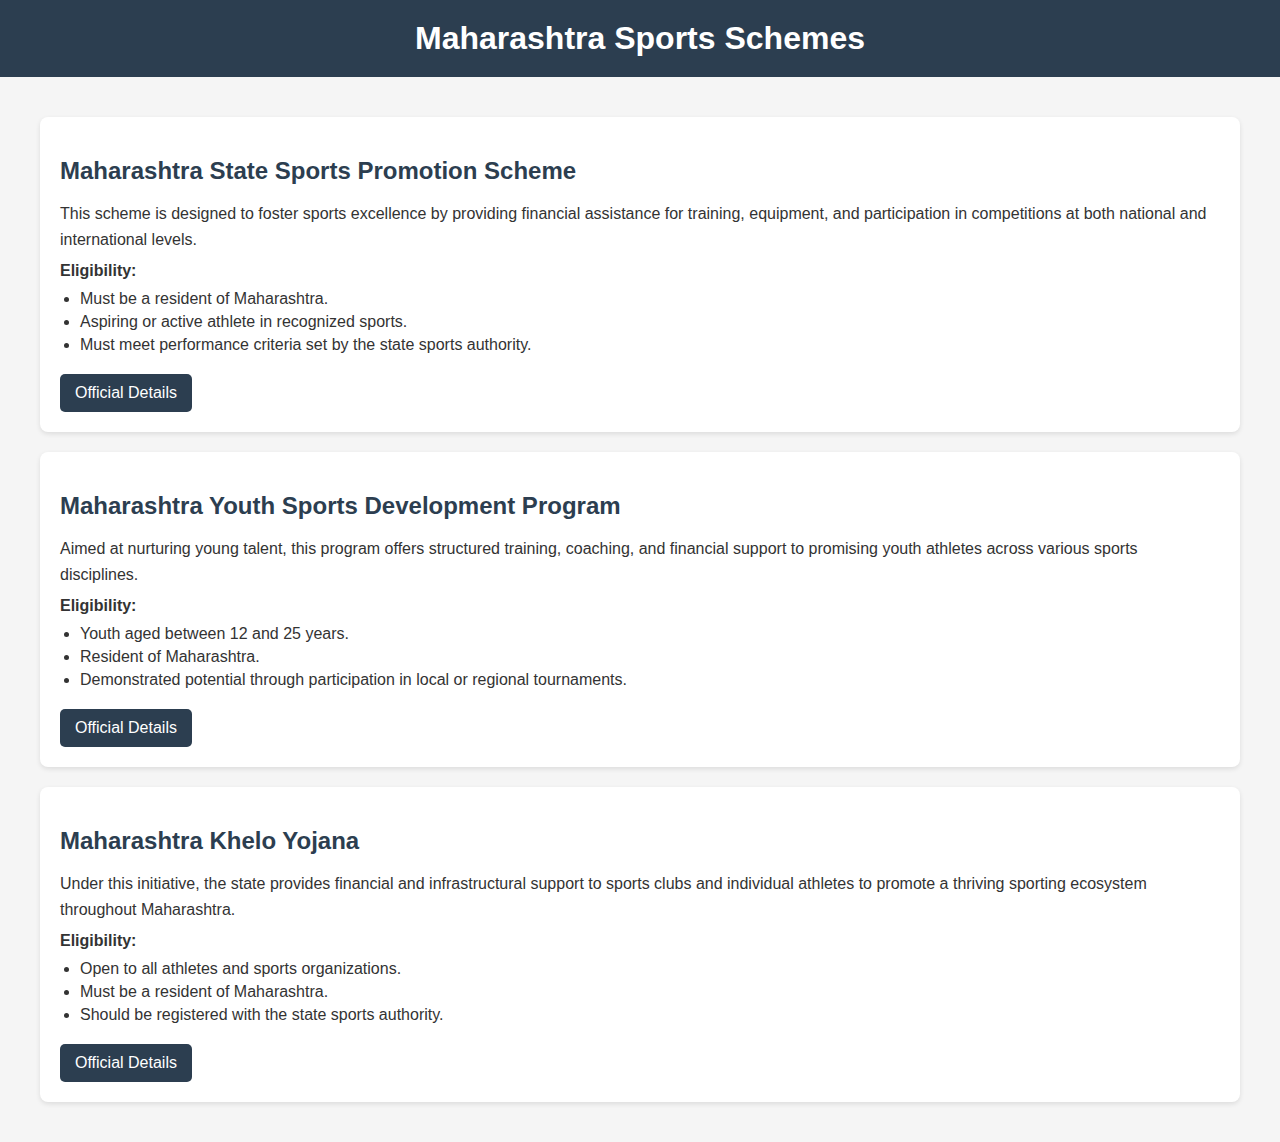
<file: sports.html>
<!DOCTYPE html>
<html lang="en">
  <head>
    <meta charset="UTF-8" />
    <meta name="viewport" content="width=device-width, initial-scale=1.0" />
    <title>Maharashtra Sports Schemes</title>
    <style>
      /* Basic Reset & Styling */
      body {
        font-family: Arial, sans-serif;
        background-color: #f5f5f5;
        color: #333;
        margin: 0;
        padding: 0;
      }
      header {
        background: #2c3e50;
        color: #fff;
        text-align: center;
        padding: 20px;
      }
      header h1 {
        margin: 0;
        font-size: 2rem;
      }
      /* Container for Scheme Cards */
      .schemes-container {
        max-width: 1200px;
        margin: 20px auto;
        padding: 20px;
        display: flex;
        flex-direction: column;
        gap: 20px;
      }
      /* Each Scheme Card */
      .scheme-card {
        background: #fff;
        border-radius: 8px;
        box-shadow: 0 2px 5px rgba(0,0,0,0.1);
        padding: 20px;
        transition: box-shadow 0.3s ease;
      }
      .scheme-card:hover {
        box-shadow: 0 4px 10px rgba(0,0,0,0.15);
      }
      .scheme-card h2 {
        font-size: 1.5rem;
        color: #2c3e50;
        margin-bottom: 10px;
      }
      .scheme-card p {
        font-size: 1rem;
        line-height: 1.6;
        margin-bottom: 10px;
      }
      .scheme-card ul {
        margin: 10px 0;
        padding-left: 20px;
      }
      .scheme-card ul li {
        list-style-type: disc;
        margin-bottom: 5px;
      }
      .scheme-card a {
        display: inline-block;
        margin-top: 10px;
        padding: 10px 15px;
        background: #2c3e50;
        color: #fff;
        text-decoration: none;
        border-radius: 5px;
        transition: background 0.3s ease;
      }
      .scheme-card a:hover {
        background: #1a242f;
      }
      @media (max-width: 600px) {
        .scheme-card {
          width: 100%;
        }
      }
    </style>
  </head>
  <body>
    <header>
      <h1>Maharashtra Sports Schemes</h1>
    </header>
    <div class="schemes-container">
      <!-- Scheme Card 1: Maharashtra State Sports Promotion Scheme -->
      <div class="scheme-card">
        <h2>Maharashtra State Sports Promotion Scheme</h2>
        <p>
          This scheme is designed to foster sports excellence by providing financial assistance for training, equipment, and participation in competitions at both national and international levels.
        </p>
        <strong>Eligibility:</strong>
        <ul>
          <li>Must be a resident of Maharashtra.</li>
          <li>Aspiring or active athlete in recognized sports.</li>
          <li>Must meet performance criteria set by the state sports authority.</li>
        </ul>
        <a href="https://www.maharashtragov.in/sports" target="_blank">Official Details</a>
      </div>
      <!-- Scheme Card 2: Maharashtra Youth Sports Development Program -->
      <div class="scheme-card">
        <h2>Maharashtra Youth Sports Development Program</h2>
        <p>
          Aimed at nurturing young talent, this program offers structured training, coaching, and financial support to promising youth athletes across various sports disciplines.
        </p>
        <strong>Eligibility:</strong>
        <ul>
          <li>Youth aged between 12 and 25 years.</li>
          <li>Resident of Maharashtra.</li>
          <li>Demonstrated potential through participation in local or regional tournaments.</li>
        </ul>
        <a href="https://www.maharashtragov.in/sports/youth" target="_blank">Official Details</a>
      </div>
      <!-- Scheme Card 3: Maharashtra Khelo Yojana -->
      <div class="scheme-card">
        <h2>Maharashtra Khelo Yojana</h2>
        <p>
          Under this initiative, the state provides financial and infrastructural support to sports clubs and individual athletes to promote a thriving sporting ecosystem throughout Maharashtra.
        </p>
        <strong>Eligibility:</strong>
        <ul>
          <li>Open to all athletes and sports organizations.</li>
          <li>Must be a resident of Maharashtra.</li>
          <li>Should be registered with the state sports authority.</li>
        </ul>
        <a href="https://www.maharashtragov.in/sports/khelo-yojana" target="_blank">Official Details</a>
      </div>
    </div>
  </body>
</html>
</file>
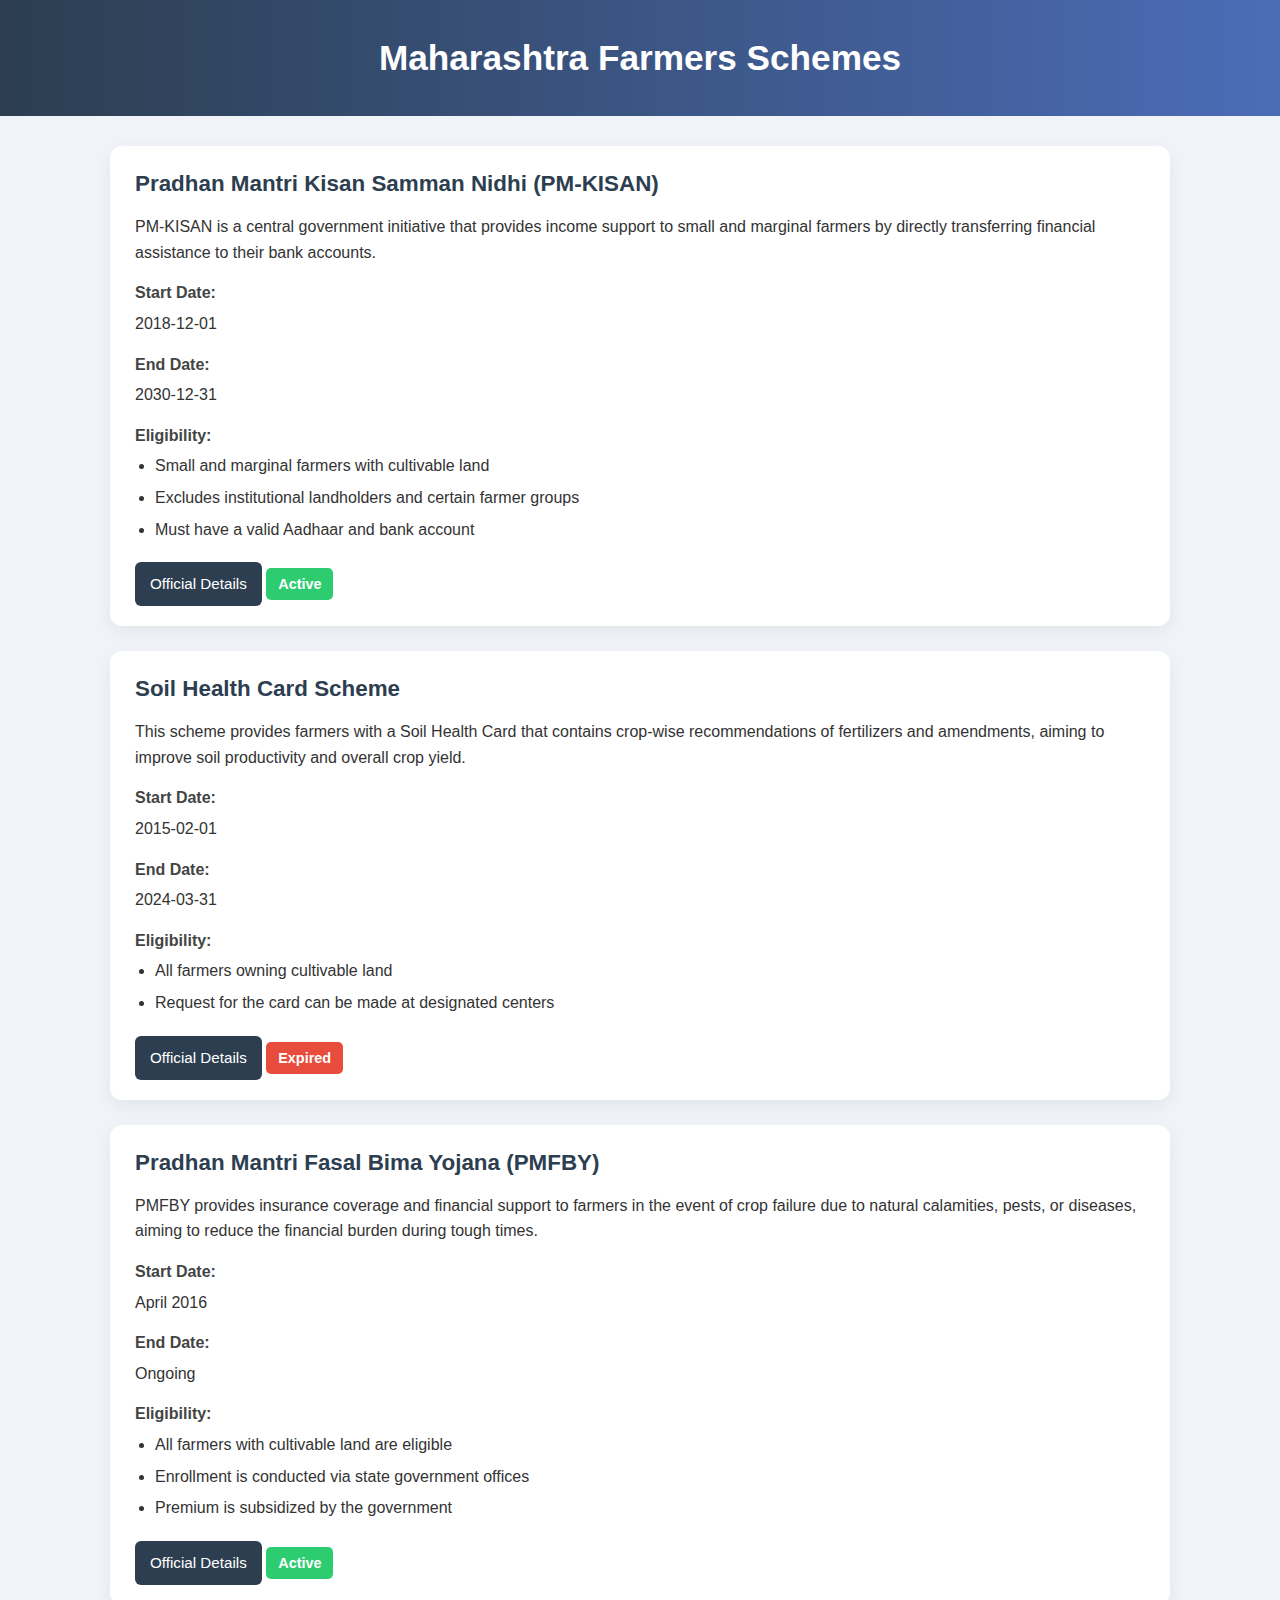
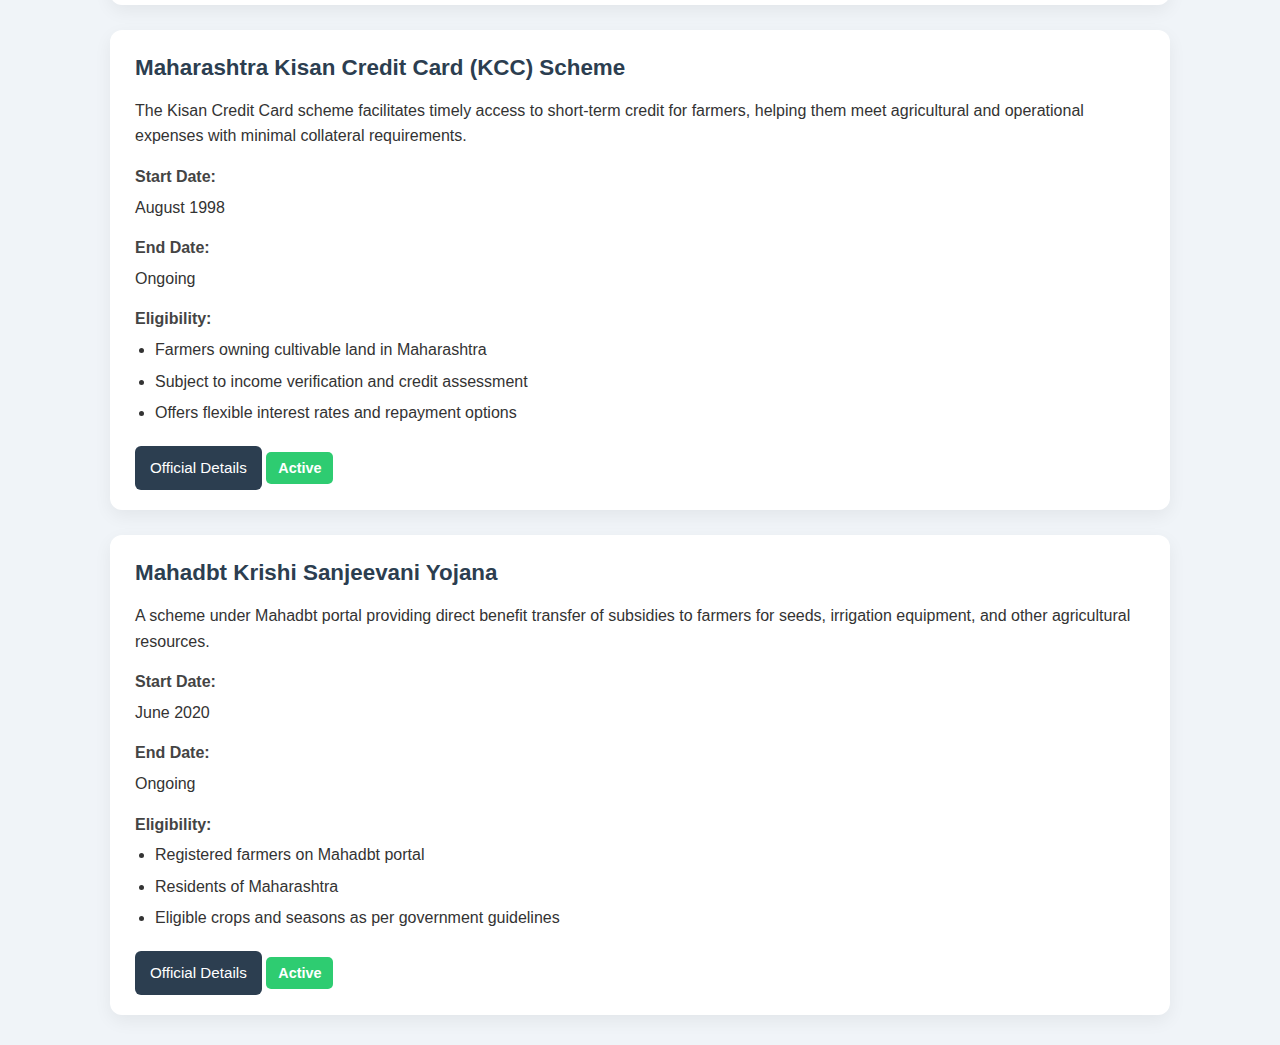
<file: public/farmer.html>
<!DOCTYPE html>
<html lang="en">
<head>
  <meta charset="UTF-8" />
  <meta name="viewport" content="width=device-width, initial-scale=1.0"/>
  <title>Maharashtra Farmers Schemes</title>
  <style>
    * {
      margin: 0;
      padding: 0;
      box-sizing: border-box;
    }
    body {
      font-family: 'Segoe UI', sans-serif;
      background-color: #f0f4f8;
      color: #333;
      line-height: 1.6;
    }
    header {
      background: linear-gradient(to right, #2c3e50, #4b6cb7);
      color: white;
      padding: 30px 20px;
      text-align: center;
    }
    header h1 {
      font-size: 2.2rem;
      font-weight: 600;
    }
    .schemes-container {
      max-width: 1100px;
      margin: 30px auto;
      padding: 0 20px;
      display: flex;
      flex-direction: column;
      gap: 25px;
    }
    .scheme-card {
      display: flex;
      flex-direction: row;
      background: white;
      border-radius: 12px;
      box-shadow: 0 6px 18px rgba(0, 0, 0, 0.06);
      overflow: hidden;
      transition: transform 0.3s ease, box-shadow 0.3s ease;
    }
    .scheme-card:hover {
      transform: scale(1.01);
      box-shadow: 0 10px 25px rgba(0, 0, 0, 0.08);
    }
    .scheme-content {
      padding: 20px 25px;
      flex: 1;
    }
    .scheme-content h2 {
      color: #2c3e50;
      font-size: 1.4rem;
      margin-bottom: 12px;
    }
    .scheme-content p {
      margin-bottom: 10px;
    }
    .scheme-content strong {
      display: block;
      margin: 15px 0 5px;
      font-weight: 600;
      color: #444;
    }
    .scheme-content ul {
      padding-left: 20px;
      margin-bottom: 10px;
    }
    .scheme-content ul li {
      margin-bottom: 6px;
    }
    .scheme-content a {
      display: inline-block;
      margin-top: 10px;
      padding: 10px 15px;
      background: #2c3e50;
      color: white;
      text-decoration: none;
      border-radius: 6px;
      font-size: 0.95rem;
      transition: background 0.3s ease;
    }
    .scheme-content a:hover {
      background: #1a252f;
    }
    .status-btn {
      display: inline-block;
      margin-top: 10px;
      padding: 8px 12px;
      border-radius: 5px;
      font-weight: bold;
      font-size: 0.9rem;
      border: none;
      cursor: default;
    }
    .expired {
      background-color: #e74c3c;
      color: white;
    }
    .active {
      background-color: #2ecc71;
      color: white;
    }
    @media (max-width: 768px) {
      .scheme-card {
        flex-direction: column;
      }
    }
  </style>
</head>
<body>
  <header>
    <h1>Maharashtra Farmers Schemes</h1>
  </header>
  <div class="schemes-container">

    <!-- Scheme Template -->
    <div class="scheme-card">
      <div class="scheme-content">
        <h2>Pradhan Mantri Kisan Samman Nidhi (PM-KISAN)</h2>
        <p>
          PM-KISAN is a central government initiative that provides income support to small and marginal farmers by directly transferring financial assistance to their bank accounts.
        </p>
        <strong>Start Date:</strong> <span class="start">2018-12-01</span><br/>
        <strong>End Date:</strong> <span class="end">2030-12-31</span><br/>
        <strong>Eligibility:</strong>
        <ul>
          <li>Small and marginal farmers with cultivable land</li>
          <li>Excludes institutional landholders and certain farmer groups</li>
          <li>Must have a valid Aadhaar and bank account</li>
        </ul>
        <a href="https://pmkisan.gov.in/" target="_blank">Official Details</a>
        <button class="status-btn">Checking...</button>
      </div>
    </div>

    <div class="scheme-card">
      <div class="scheme-content">
        <h2>Soil Health Card Scheme</h2>
        <p>
          This scheme provides farmers with a Soil Health Card that contains crop-wise recommendations of fertilizers and amendments, aiming to improve soil productivity and overall crop yield.
        </p>
        <strong>Start Date:</strong> <span class="start">2015-02-01</span><br/>
        <strong>End Date:</strong> <span class="end">2024-03-31</span><br/>
        <strong>Eligibility:</strong>
        <ul>
          <li>All farmers owning cultivable land</li>
          <li>Request for the card can be made at designated centers</li>
        </ul>
        <a href="https://soilhealth.dac.gov.in/" target="_blank">Official Details</a>
        <button class="status-btn">Checking...</button>
      </div>
    </div>

    <div class="scheme-card">
        <div class="scheme-content">
          <h2>Pradhan Mantri Fasal Bima Yojana (PMFBY)</h2>
          <p>
            PMFBY provides insurance coverage and financial support to farmers in the event of crop failure due to natural calamities, pests, or diseases, aiming to reduce the financial burden during tough times.
          </p>
          <strong>Start Date:</strong> April 2016<br />
          <strong>End Date:</strong> Ongoing<br />
          <strong>Eligibility:</strong>
          <ul>
            <li>All farmers with cultivable land are eligible</li>
            <li>Enrollment is conducted via state government offices</li>
            <li>Premium is subsidized by the government</li>
          </ul>
          <a href="https://pmfby.gov.in/" target="_blank">Official Details</a>
        </div>
      </div>
      <div class="scheme-card">
        <div class="scheme-content">
          <h2>Maharashtra Kisan Credit Card (KCC) Scheme</h2>
          <p>
            The Kisan Credit Card scheme facilitates timely access to short-term credit for farmers, helping them meet agricultural and operational expenses with minimal collateral requirements.
          </p>
          <strong>Start Date:</strong> August 1998<br />
          <strong>End Date:</strong> Ongoing<br />
          <strong>Eligibility:</strong>
          <ul>
            <li>Farmers owning cultivable land in Maharashtra</li>
            <li>Subject to income verification and credit assessment</li>
            <li>Offers flexible interest rates and repayment options</li>
          </ul>
          <a href="https://www.maharashtragov.in/" target="_blank">Official Details</a>
        </div>
      </div>
      <div class="scheme-card">
        <div class="scheme-content">
          <h2>Mahadbt Krishi Sanjeevani Yojana</h2>
          <p>
            A scheme under Mahadbt portal providing direct benefit transfer of subsidies to farmers for seeds, irrigation equipment, and other agricultural resources.
          </p>
          <strong>Start Date:</strong> June 2020<br />
          <strong>End Date:</strong> Ongoing<br />
          <strong>Eligibility:</strong>
          <ul>
            <li>Registered farmers on Mahadbt portal</li>
            <li>Residents of Maharashtra</li>
            <li>Eligible crops and seasons as per government guidelines</li>
          </ul>
          <a href="https://mahadbt.maharashtra.gov.in/" target="_blank">Official Details</a>
        </div>
  </div>

  <script>
    const cards = document.querySelectorAll('.scheme-card');
  
    cards.forEach(card => {
      let btn = card.querySelector('.status-btn');
  
      // If button not found, create one
      if (!btn) {
        btn = document.createElement('button');
        btn.classList.add('status-btn');
        card.querySelector('.scheme-content').appendChild(btn);
      }
  
      const allStrongTags = card.querySelectorAll('strong');
      let endDateText = '';
  
      allStrongTags.forEach(strong => {
        const text = strong.textContent.trim().toLowerCase();
        if (text.includes('end date')) {
          // Try to find text node or sibling span
          const next = strong.nextSibling;
  
          if (next && next.nodeType === Node.TEXT_NODE) {
            endDateText = next.textContent.trim();
          }
  
          const span = strong.nextElementSibling;
          if (span && span.classList.contains('end')) {
            endDateText = span.textContent.trim();
          }
        }
      });
  
      const today = new Date();
  
      // Clear previous status
      btn.classList.remove('active', 'expired');
  
      if (endDateText.toLowerCase() === 'ongoing') {
        btn.textContent = 'Active';
        btn.classList.add('active');
      } else {
        const parsedDate = new Date(endDateText);
  
        if (!isNaN(parsedDate)) {
          if (parsedDate < today) {
            btn.textContent = 'Expired';
            btn.classList.add('expired');
          } else {
            btn.textContent = 'Active';
            btn.classList.add('active');
          }
        } else {
          btn.textContent = 'Invalid Date';
          btn.classList.add('expired');
        }
      }
    });
  </script>  
</body>
</html>
</file>
